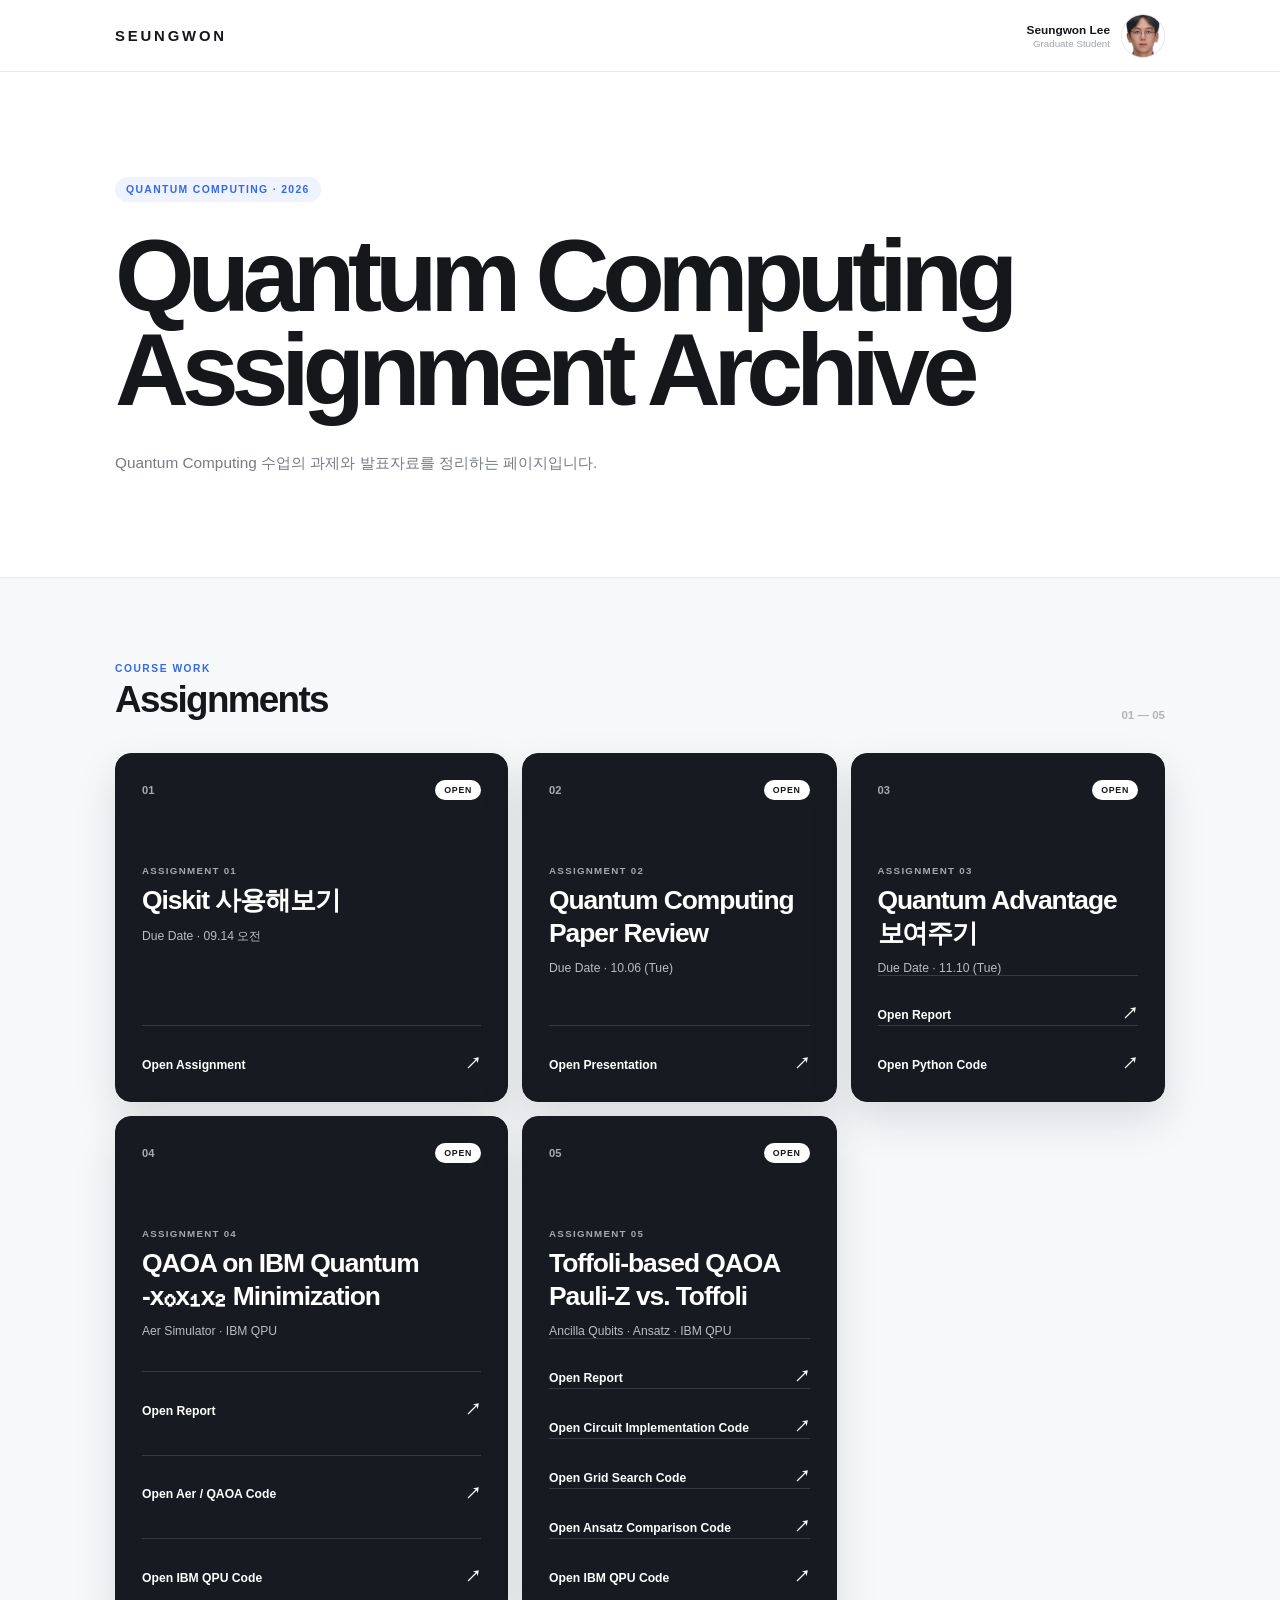
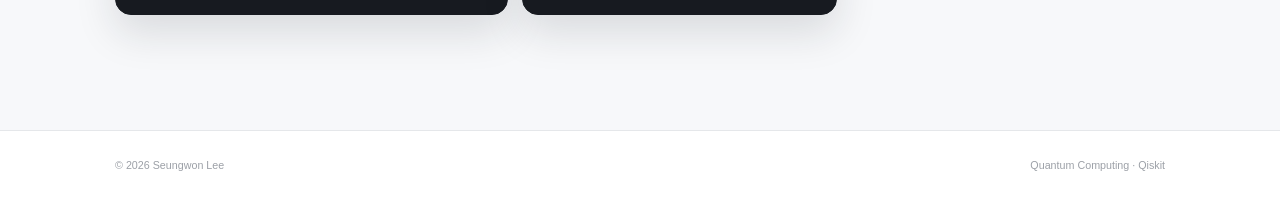
<file: index.html>
<!DOCTYPE html>
<html lang="ko">

<head>
    <meta charset="UTF-8">
    <meta name="viewport" content="width=device-width, initial-scale=1.0">

    <title>Seungwon Lee | Quantum Computing</title>

    <link rel="stylesheet" href="style.css">
</head>

<body>

<header class="header">

    <div class="header-inner">

        <a href="#" class="logo">
            SEUNGWON
        </a>

        <div class="mini-profile">
            <div class="mini-profile-text">
                <strong>Seungwon Lee</strong>
                <span>Graduate Student</span>
            </div>

            <img
                src="images/profile.jpg"
                alt="Seungwon Lee"
            >
        </div>

    </div>

</header>


<main>

    <!-- HERO -->

    <section class="hero">

        <div class="container">

            <div class="hero-badge">
                QUANTUM COMPUTING · 2026
            </div>

            <h1>
                Quantum Computing<br>
                Assignment Archive
            </h1>

            <p class="hero-description">
                Quantum Computing 수업의 과제와 발표자료를 정리하는 페이지입니다.
            </p>

        </div>

    </section>


    <!-- ASSIGNMENTS -->

    <section class="assignments">

        <div class="container">

            <div class="section-title">

                <div>
                    <p>COURSE WORK</p>
                    <h2>Assignments</h2>
                </div>

                <span>
                    01 — 05
                </span>

            </div>


            <div class="assignment-grid">


                <!-- ASSIGNMENT 01 -->

                <article class="assignment-card active">

                    <div class="card-header">

                        <span class="number">01</span>

                        <a
                            href="qiskit_assignment_01.pdf"
                            target="_blank"
                            class="status open"
                        >
                            OPEN
                        </a>

                    </div>

                    <div class="card-body">

                        <p class="assignment-label">
                            ASSIGNMENT 01
                        </p>

                        <h3>
                            Qiskit 사용해보기
                        </h3>

                        <p class="due">
                            Due Date · 09.14 오전
                        </p>

                    </div>

                    <a
                        href="qiskit_assignment_01.pdf"
                        target="_blank"
                        class="assignment-link"
                    >
                        Open Assignment
                        <span>↗</span>
                    </a>

                </article>


                <!-- ASSIGNMENT 02 -->

                <article class="assignment-card active">

                    <div class="card-header">

                        <span class="number">02</span>

                        <a
                            href="quantum_paper_review.pdf"
                            target="_blank"
                            class="status open"
                        >
                            OPEN
                        </a>

                    </div>

                    <div class="card-body">

                        <p class="assignment-label">
                            ASSIGNMENT 02
                        </p>

                        <h3>
                            Quantum Computing<br>
                            Paper Review
                        </h3>

                        <p class="due">
                            Due Date · 10.06 (Tue)
                        </p>

                    </div>

                    <a
                        href="quantum_paper_review.pdf"
                        target="_blank"
                        class="assignment-link"
                    >
                        Open Presentation
                        <span>↗</span>
                    </a>

                </article>


                <!-- ASSIGNMENT 03 -->

                <article class="assignment-card active">

                    <div class="card-header">

                        <span class="number">03</span>

                        <a
                            href="homework3_report.pdf"
                            target="_blank"
                            class="status open"
                        >
                            OPEN
                        </a>

                    </div>

                    <div class="card-body">

                        <p class="assignment-label">
                            ASSIGNMENT 03
                        </p>

                        <h3>
                            Quantum Advantage<br>
                            보여주기
                        </h3>

                        <p class="due">
                            Due Date · 11.10 (Tue)
                        </p>

                    </div>

                    <a
                        href="homework3_report.pdf"
                        target="_blank"
                        class="assignment-link"
                    >
                        Open Report
                        <span>↗</span>
                    </a>

                    <a
                        href="homework3_code.py"
                        target="_blank"
                        class="assignment-link"
                    >
                        Open Python Code
                        <span>↗</span>
                    </a>

                </article>


                <!-- ASSIGNMENT 04 -->

                <article class="assignment-card active">

                    <div class="card-header">

                        <span class="number">04</span>

                        <a
                            href="qaoa_ibm_quantum_report.pdf"
                            target="_blank"
                            class="status open"
                        >
                            OPEN
                        </a>

                    </div>

                    <div class="card-body">

                        <p class="assignment-label">
                            ASSIGNMENT 04
                        </p>

                        <h3>
                            QAOA on IBM Quantum<br>
                            -x₀x₁x₂ Minimization
                        </h3>

                        <p class="due">
                            Aer Simulator · IBM QPU
                        </p>

                    </div>

                    <a
                        href="qaoa_ibm_quantum_report.pdf"
                        target="_blank"
                        class="assignment-link"
                    >
                        Open Report
                        <span>↗</span>
                    </a>

                    <a
                        href="hw_qaoa_x0x1x2.py"
                        target="_blank"
                        class="assignment-link"
                    >
                        Open Aer / QAOA Code
                        <span>↗</span>
                    </a>

                    <a
                        href="ibm_qpu_run.py"
                        target="_blank"
                        class="assignment-link"
                    >
                        Open IBM QPU Code
                        <span>↗</span>
                    </a>

                </article>


                <!-- ASSIGNMENT 05 -->

                <article class="assignment-card active">

                    <div class="card-header">

                        <span class="number">05</span>

                        <a
                            href="assignment05/qaoa_ibm_quantum_report-2.pdf"
                            target="_blank"
                            class="status open"
                        >
                            OPEN
                        </a>

                    </div>

                    <div class="card-body">

                        <p class="assignment-label">
                            ASSIGNMENT 05
                        </p>

                        <h3>
                            Toffoli-based QAOA<br>
                            Pauli-Z vs. Toffoli
                        </h3>

                        <p class="due">
                            Ancilla Qubits · Ansatz · IBM QPU
                        </p>

                    </div>

                    <a
                        href="assignment05/qaoa_ibm_quantum_report-2.pdf"
                        target="_blank"
                        class="assignment-link"
                    >
                        Open Report
                        <span>↗</span>
                    </a>

                    <a
                        href="assignment05/hw_qaoa_toffoli_step1.py"
                        target="_blank"
                        class="assignment-link"
                    >
                        Open Circuit Implementation Code
                        <span>↗</span>
                    </a>

                    <a
                        href="assignment05/hw_qaoa_toffoli_step2.py"
                        target="_blank"
                        class="assignment-link"
                    >
                        Open Grid Search Code
                        <span>↗</span>
                    </a>

                    <a
                        href="assignment05/hw_qaoa_toffoli_step3.py"
                        target="_blank"
                        class="assignment-link"
                    >
                        Open Ansatz Comparison Code
                        <span>↗</span>
                    </a>

                    <a
                        href="assignment05/hw_qaoa_toffoli_step4.py"
                        target="_blank"
                        class="assignment-link"
                    >
                        Open IBM QPU Code
                        <span>↗</span>
                    </a>

                </article>


            </div>

        </div>

    </section>

</main>


<footer class="footer">

    <div class="container footer-inner">

        <span>
            © 2026 Seungwon Lee
        </span>

        <span>
            Quantum Computing · Qiskit
        </span>

    </div>

</footer>

</body>
</html>
</file>
<file: style.css>
/* ===========================
   RESET
=========================== */

* {
    margin: 0;
    padding: 0;
    box-sizing: border-box;
}

html {
    scroll-behavior: smooth;
}

body {
    font-family:
        -apple-system,
        BlinkMacSystemFont,
        "Pretendard",
        "Noto Sans KR",
        "Segoe UI",
        sans-serif;

    background: #f7f8fa;
    color: #15171b;

    -webkit-font-smoothing: antialiased;
}

a {
    text-decoration: none;
    color: inherit;
}

.container {
    width: min(1050px, calc(100% - 48px));
    margin: 0 auto;
}


/* ===========================
   HEADER
=========================== */

.header {
    height: 72px;

    background: rgba(255, 255, 255, 0.94);

    border-bottom: 1px solid #e7e9ed;

    display: flex;
    align-items: center;

    position: sticky;
    top: 0;

    z-index: 10;

    backdrop-filter: blur(12px);
}

.header-inner {
    width: min(1050px, calc(100% - 48px));
    margin: 0 auto;

    display: flex;
    align-items: center;
    justify-content: space-between;
}


/* LOGO */

.logo {
    font-size: 0.93rem;
    font-weight: 900;

    letter-spacing: 0.19em;
}


/* ===========================
   MINI PROFILE
=========================== */

.mini-profile {
    display: flex;
    align-items: center;

    gap: 11px;
}

.mini-profile img {
    width: 44px;
    height: 44px;

    object-fit: cover;

    border-radius: 50%;

    border: 1px solid #dfe2e7;
}

.mini-profile-text {
    text-align: right;

    display: flex;
    flex-direction: column;
}

.mini-profile-text strong {
    font-size: 0.74rem;

    font-weight: 750;
}

.mini-profile-text span {
    margin-top: 1px;

    color: #a0a4ab;

    font-size: 0.61rem;
}


/* ===========================
   HERO
=========================== */

.hero {
    padding: 105px 0 100px;

    background: #ffffff;

    border-bottom: 1px solid #e8eaed;
}

.hero-badge {
    width: fit-content;

    padding: 7px 11px;

    margin-bottom: 27px;

    border-radius: 100px;

    background: #eef3ff;

    color: #356ae6;

    font-size: 0.65rem;

    font-weight: 850;

    letter-spacing: 0.13em;
}

.hero h1 {
    max-width: 900px;

    font-size: clamp(
        4rem,
        8vw,
        7rem
    );

    line-height: 0.92;

    letter-spacing: -0.07em;

    font-weight: 850;
}

.hero-description {
    margin-top: 32px;

    max-width: 550px;

    color: #767b84;

    font-size: 0.96rem;

    line-height: 1.8;
}


/* ===========================
   ASSIGNMENTS SECTION
=========================== */

.assignments {
    padding: 85px 0 115px;
}

.section-title {
    display: flex;

    align-items: flex-end;
    justify-content: space-between;

    margin-bottom: 32px;
}

.section-title p {
    margin-bottom: 5px;

    color: #356ae6;

    font-size: 0.64rem;

    font-weight: 850;

    letter-spacing: 0.15em;
}

.section-title h2 {
    font-size: 2.3rem;

    letter-spacing: -0.045em;
}

.section-title > span {
    color: #b1b5bc;

    font-size: 0.72rem;

    font-weight: 700;
}


/* ===========================
   ASSIGNMENT GRID
=========================== */

.assignment-grid {
    display: grid;

    grid-template-columns:
        1.25fr 1fr 1fr;

    gap: 14px;
}


/* ===========================
   CARD
=========================== */

.assignment-card {
    min-height: 320px;

    padding: 26px;

    background: #ffffff;

    border: 1px solid #e1e4e8;

    border-radius: 16px;

    display: flex;
    flex-direction: column;

    transition:
        transform 0.2s ease,
        box-shadow 0.2s ease;
}

.assignment-card:hover {
    transform: translateY(-4px);

    box-shadow:
        0 14px 35px
        rgba(25, 35, 55, 0.07);
}


/* ACTIVE CARD */

.assignment-card.active {
    background: #171a20;

    color: #ffffff;

    border-color: #171a20;

    box-shadow:
        0 18px 40px
        rgba(25, 30, 40, 0.13);
}


/* ===========================
   CARD HEADER
=========================== */

.card-header {
    display: flex;

    justify-content: space-between;
    align-items: center;
}

.number {
    color: #a5a9b0;

    font-size: 0.7rem;

    font-weight: 750;
}

.status {
    padding: 5px 9px;

    border-radius: 100px;

    background: #f0f1f3;

    color: #999ea5;

    font-size: 0.55rem;

    font-weight: 850;

    letter-spacing: 0.08em;
}

.status.open {
    background: #ffffff;

    color: #15171b;
}


/* ===========================
   CARD BODY
=========================== */

.card-body {
    margin-top: 65px;
}

.assignment-label {
    margin-bottom: 8px;

    color: #a4a8af;

    font-size: 0.61rem;

    font-weight: 850;

    letter-spacing: 0.13em;
}

.card-body h3 {
    font-size: 1.65rem;

    line-height: 1.25;

    letter-spacing: -0.04em;
}

.due {
    margin-top: 11px;

    color: #b8bdc5;

    font-size: 0.76rem;
}


/* ===========================
   LINK
=========================== */

.assignment-link {
    margin-top: auto;

    padding-top: 28px;

    display: flex;

    justify-content: space-between;
    align-items: center;

    border-top:
        1px solid
        rgba(255, 255, 255, 0.14);

    color: #ffffff;

    font-size: 0.76rem;

    font-weight: 750;
}

.assignment-link span {
    font-size: 1rem;
}


/* ===========================
   FOOTER
=========================== */

.footer {
    padding: 28px 0;

    background: #ffffff;

    border-top: 1px solid #e5e7ea;
}

.footer-inner {
    display: flex;

    justify-content: space-between;

    color: #9ca0a7;

    font-size: 0.67rem;
}


/* ===========================
   TABLET
=========================== */

@media (max-width: 850px) {

    .assignment-grid {
        grid-template-columns: 1fr;
    }

    .assignment-card {
        min-height: 260px;
    }

}


/* ===========================
   MOBILE
=========================== */

@media (max-width: 600px) {

    .container,
    .header-inner {
        width: calc(100% - 32px);
    }

    .header {
        height: 64px;
    }

    .logo {
        font-size: 0.8rem;
    }

    .mini-profile-text {
        display: none;
    }

    .mini-profile img {
        width: 38px;
        height: 38px;
    }

    .hero {
        padding: 75px 0 70px;
    }

    .hero h1 {
        font-size: 3.55rem;
    }

    .hero-description {
        font-size: 0.86rem;
    }

    .assignments {
        padding: 65px 0 85px;
    }

    .section-title h2 {
        font-size: 1.9rem;
    }

    .assignment-card {
        min-height: 230px;

        padding: 22px;
    }

    .card-body {
        margin-top: 45px;
    }

    .footer-inner {
        flex-direction: column;

        gap: 4px;
    }

}
</file>
